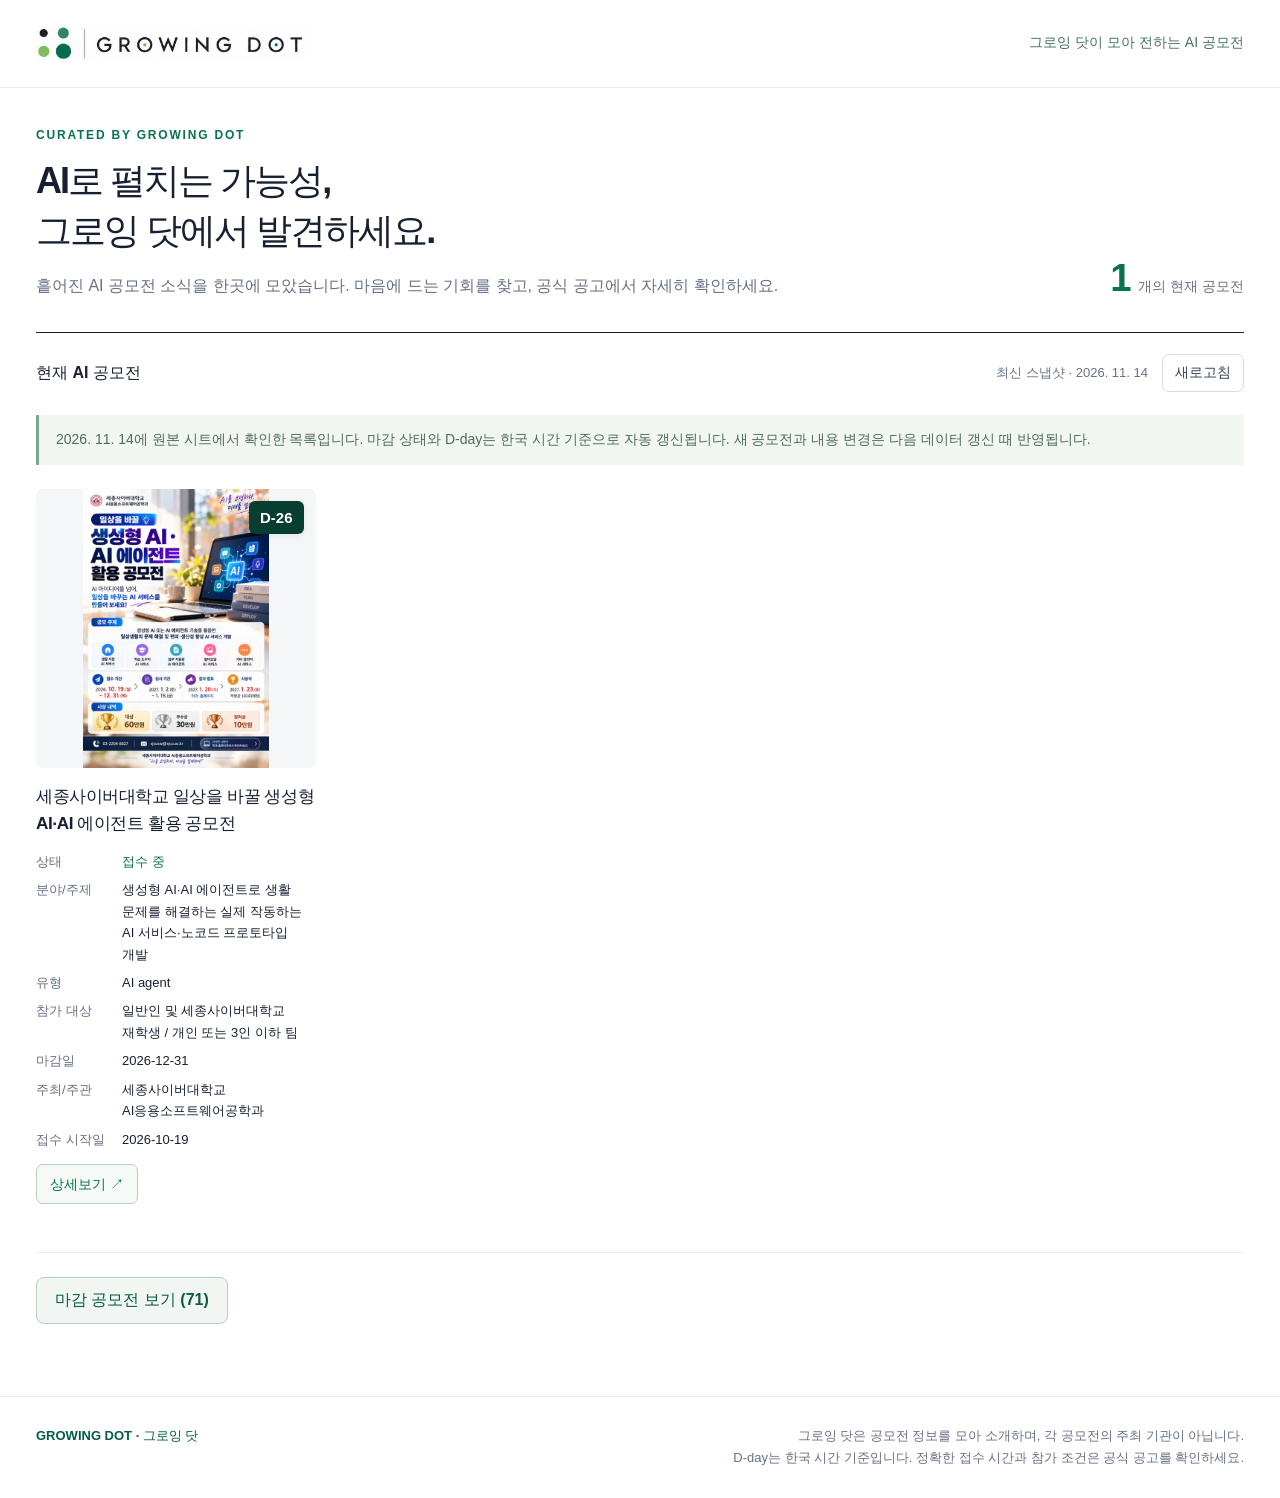
<file: growing-dot-upload/index.html>
<!doctype html>
<html lang="ko">
<head>
  <meta charset="utf-8">
  <meta name="viewport" content="width=device-width, initial-scale=1">
  <meta name="description" content="그로잉 닷이 모아 전하는 AI 공모전. 공모전 소식과 마감 일정, 주최 기관과 공식 공고를 확인하세요.">
  <title>그로잉 닷 | AI 공모전 모아보기</title>
  <link rel="icon" type="image/svg+xml" href="data:image/svg+xml,%3Csvg xmlns='http://www.w3.org/2000/svg' viewBox='0 0 32 32'%3E%3Crect width='32' height='32' rx='8' fill='%23075c47'/%3E%3Ctext x='16' y='22' text-anchor='middle' fill='white' font-family='Arial' font-weight='bold' font-size='18'%3EAi%3C/text%3E%3C/svg%3E">
  <link rel="stylesheet" href="./styles.css">
  <script>
    // Preserve the repository subdirectory, query string and fragment on GitHub Pages.
    if (location.protocol !== 'file:' && location.pathname.endsWith('/')) {
      location.replace(new URL('index.html' + location.search + location.hash, location.href).href);
    }
  </script>
  <script src="./config.js" defer></script>
  <script src="./snapshot.js?v=8737b4b797bf" defer></script>
  <script src="./poster-map.js?v=20261011-2" defer></script>
  <script src="./app.js" defer></script>
</head>
<body>
  <a class="skip" href="#contests">공모전 목록 바로가기</a>
  <header class="site-header"><div class="header-inner"><a class="brand" href="./index.html" aria-label="그로잉 닷 AI 공모전 홈"><span class="logo-crop"><img src="./growing-dot-brand.png" alt="GROWING DOT · 그로잉 닷"></span></a><span class="header-note">그로잉 닷이 모아 전하는 AI 공모전</span></div></header>
  <main>
    <section class="heading" aria-labelledby="page-title">
      <div><p class="eyebrow">CURATED BY GROWING DOT</p><h1 id="page-title">AI로 펼치는 가능성,<br>그로잉 닷에서 발견하세요.</h1><p class="intro">흩어진 AI 공모전 소식을 한곳에 모았습니다.<br class="mobile-break"> 마음에 드는 기회를 찾고, 공식 공고에서 자세히 확인하세요.</p></div>
      <div class="summary"><span id="count">—</span><span>개의 현재 공모전</span></div>
    </section>
    <div class="list-bar"><h2>현재 AI 공모전</h2><div class="sync"><span id="sync-label" role="status" aria-live="polite">목록을 불러오는 중</span><button type="button" id="refresh">새로고침</button></div></div>
    <p class="notice" id="notice" role="status" hidden></p>
    <section class="grid" id="contests" aria-label="공모전 목록" aria-busy="true"></section>
    <p class="empty" id="empty" hidden>현재 접수 중이거나 접수 예정인 공모전이 없습니다.</p>
    <section class="archive" aria-label="마감 공모전 보관함">
      <button type="button" id="archive-toggle" class="archive-toggle" aria-expanded="false" aria-controls="archive-panel">마감 공모전 보기</button>
      <div id="archive-panel" hidden>
        <h2>마감 공모전</h2>
        <p class="archive-note">지난 공모전 기록입니다. 다음 개최 여부와 자세한 내용은 공식 공고를 확인하세요.</p>
        <div class="grid" id="closed-contests" aria-label="마감 공모전 목록"></div>
        <p class="empty" id="archive-empty" hidden>마감된 공모전이 없습니다.</p>
      </div>
    </section>
    <noscript><p class="notice">공모전 목록을 보려면 브라우저의 JavaScript를 켜주세요.</p></noscript>
  </main>
  <footer><strong>GROWING DOT · 그로잉 닷</strong><span>그로잉 닷은 공모전 정보를 모아 소개하며, 각 공모전의 주최 기관이 아닙니다.<br>D-day는 한국 시간 기준입니다. 정확한 접수 시간과 참가 조건은 공식 공고를 확인하세요.</span></footer>
</body>
</html>
</file>
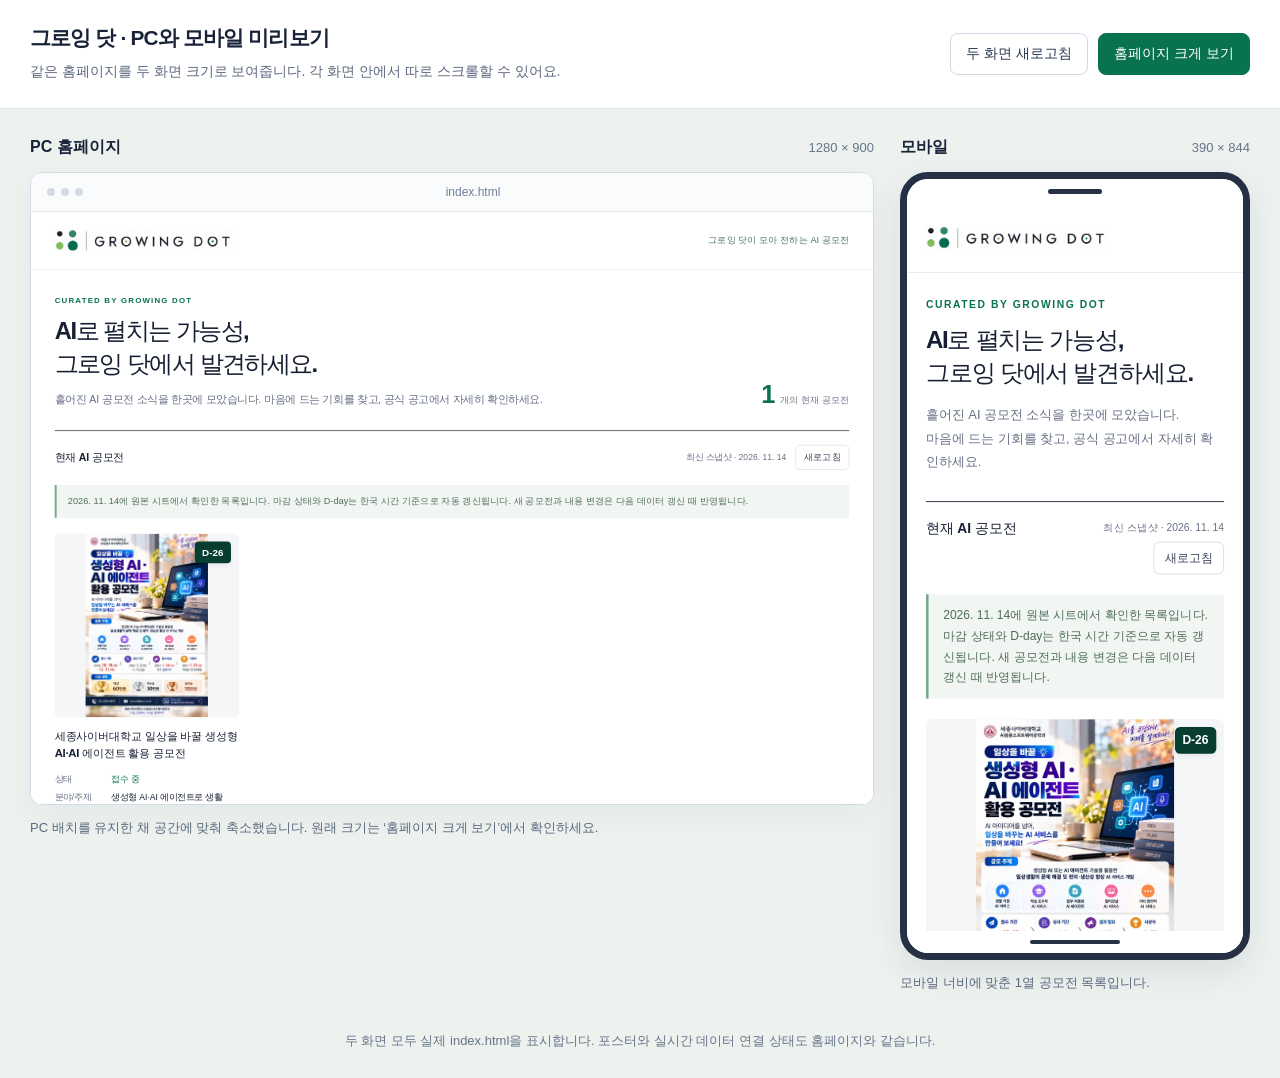
<file: growing-dot-upload/preview.html>
<!doctype html>
<html lang="ko">
<head>
  <meta charset="utf-8">
  <meta name="viewport" content="width=device-width, initial-scale=1">
  <meta name="robots" content="noindex">
  <title>PC · 모바일 미리보기 | 그로잉 닷</title>
  <link rel="icon" type="image/svg+xml" href="data:image/svg+xml,%3Csvg xmlns='http://www.w3.org/2000/svg' viewBox='0 0 32 32'%3E%3Crect width='32' height='32' rx='8' fill='%23075c47'/%3E%3Ctext x='16' y='22' text-anchor='middle' fill='white' font-family='Arial' font-size='18'%3EAi%3C/text%3E%3C/svg%3E">
  <style>
    *{box-sizing:border-box}body{margin:0;background:#edf2ef;color:#182239;font-family:"Noto Sans KR","Malgun Gothic",sans-serif}header{background:#fff;border-bottom:1px solid #dfe4ed;padding:24px 30px;display:flex;align-items:center;justify-content:space-between;gap:20px}h1{font-size:1.3rem;letter-spacing:-.04em;margin:0 0 8px}p{font-size:.875rem;line-height:1.7;color:#5c687e;margin:0}nav{display:flex;gap:10px;flex-wrap:wrap;flex-shrink:0}button,.open{font:inherit;font-size:.875rem;padding:11px 15px;border:1px solid #d1d8e5;border-radius:8px;background:white;color:#26354f;text-decoration:none;cursor:pointer}.open{background:#087251;border-color:#087251;color:white}button:hover{background:#f3f5fa}:focus-visible{outline:3px solid #5877ed;outline-offset:4px}main{max-width:1900px;margin:auto;padding:28px 30px 36px;display:grid;grid-template-columns:minmax(0,1fr) 350px;gap:26px;align-items:start}.panel{min-width:0}.label{display:flex;justify-content:space-between;align-items:center;gap:10px;margin-bottom:14px}h2{font-size:1rem;margin:0}.size{font-size:.8125rem;color:#67758c;font-variant-numeric:tabular-nums}.browser{border:1px solid #d5dbe5;border-radius:12px;overflow:hidden;background:#fff;box-shadow:0 12px 32px #1f35530b}.chrome{padding:12px 16px;border-bottom:1px solid #e4e8ef;background:#fafbfc;display:flex;align-items:center;gap:6px}.dot{width:8px;height:8px;border-radius:50%;background:#d4dae5}.address{margin:auto;color:#718099;font-size:.75rem}.viewport{position:relative;overflow:hidden;width:100%;background:white;height:600px}iframe{display:block;border:0;transform-origin:top left;background:white}.phone{border:7px solid #263045;border-radius:28px;overflow:hidden;background:white;box-shadow:0 12px 32px #1f355319}.phone-top{height:25px;display:flex;justify-content:center;align-items:center;background:white}.speaker{width:54px;height:5px;border-radius:5px;background:#263045}.phone-bottom{height:22px;background:white;display:grid;place-items:center}.phone-bottom:after{content:"";width:90px;height:4px;border-radius:4px;background:#263045}.hint{margin-top:12px;font-size:.8125rem}footer{padding:0 30px 26px;text-align:center;color:#68758b;font-size:.8125rem;line-height:1.7}@media(max-width:1050px){main{grid-template-columns:minmax(0,1fr);gap:32px}.mobile-panel{width:min(100%,390px);justify-self:center}header{align-items:flex-start;flex-direction:column}}@media(max-width:500px){header{padding:22px 18px}main{padding:24px 16px}h1{font-size:1.2rem}footer{padding:0 18px 24px}.size{font-size:.75rem}}
  </style>
</head>
<body>
  <header>
    <div><h1>그로잉 닷 · PC와 모바일 미리보기</h1><p>같은 홈페이지를 두 화면 크기로 보여줍니다. 각 화면 안에서 따로 스크롤할 수 있어요.</p></div>
    <nav aria-label="미리보기 도구"><button id="reload" type="button">두 화면 새로고침</button><a class="open" href="./index.html" target="_blank" rel="noopener">홈페이지 크게 보기</a></nav>
  </header>
  <main>
    <section class="panel" aria-labelledby="desktop-title">
      <div class="label"><h2 id="desktop-title">PC 홈페이지</h2><span class="size">1280 × 900</span></div>
      <div class="browser"><div class="chrome" aria-hidden="true"><span class="dot"></span><span class="dot"></span><span class="dot"></span><span class="address">index.html</span></div><div class="viewport" data-width="1280" data-height="900"><iframe src="./index.html" title="PC 홈페이지 미리보기, 너비 1280픽셀" width="1280" height="900"></iframe></div></div>
      <p class="hint">PC 배치를 유지한 채 공간에 맞춰 축소했습니다. 원래 크기는 ‘홈페이지 크게 보기’에서 확인하세요.</p>
    </section>
    <section class="panel mobile-panel" aria-labelledby="mobile-title">
      <div class="label"><h2 id="mobile-title">모바일</h2><span class="size">390 × 844</span></div>
      <div class="phone"><div class="phone-top" aria-hidden="true"><span class="speaker"></span></div><div class="viewport" data-width="390" data-height="844"><iframe src="./index.html" title="모바일 홈페이지 미리보기, 너비 390픽셀" width="390" height="844"></iframe></div><div class="phone-bottom" aria-hidden="true"></div></div>
      <p class="hint">모바일 너비에 맞춘 1열 공모전 목록입니다.</p>
    </section>
  </main>
  <footer>두 화면 모두 실제 index.html을 표시합니다. 포스터와 실시간 데이터 연결 상태도 홈페이지와 같습니다.</footer>
  <script>
    const viewports = document.querySelectorAll('.viewport');
    function resize() {
      viewports.forEach(box => {
        const scale = Math.min(1, box.clientWidth / Number(box.dataset.width));
        const frame = box.querySelector('iframe');
        frame.style.transform = `scale(${scale})`;
        box.style.height = `${Number(box.dataset.height) * scale}px`;
      });
    }
    const observer = new ResizeObserver(resize);
    viewports.forEach(box => observer.observe(box));
    resize();
    document.querySelector('#reload').addEventListener('click', () => {
      document.querySelectorAll('iframe').forEach(frame => { frame.src = new URL('./index.html', location.href).href; });
    });
  </script>
</body>
</html>
</file>
<file: growing-dot-upload/styles.css>
:root{color-scheme:light;--ink:#172033;--muted:#667085;--line:#e7eaf0;--accent:#087251;font-family:Pretendard,"Noto Sans KR","Apple SD Gothic Neo","Malgun Gothic",sans-serif;color:var(--ink);background:#fff;font-synthesis:none}*{box-sizing:border-box}body{margin:0}a{color:inherit}button{font:inherit}button,a{-webkit-tap-highlight-color:transparent}a:focus-visible,button:focus-visible{outline:3px solid #438e73;outline-offset:5px}button{cursor:pointer}.skip{position:fixed;top:-80px;left:20px;z-index:10;background:var(--ink);color:white;padding:12px}.skip:focus{top:12px}.site-header{border-bottom:1px solid var(--line)}.header-inner{max-width:1400px;margin:auto;padding:24px 36px;display:flex;align-items:center;justify-content:space-between;gap:20px}.brand{display:flex;align-items:center;gap:11px;text-decoration:none;font-size:1.1rem;font-weight:800;letter-spacing:-.025em}.brand-mark{display:grid;place-items:center;width:36px;height:36px;border-radius:10px;background:var(--accent);color:white;font-family:Arial,sans-serif;font-size:1.25rem}.header-note{font-size:.875rem;color:var(--muted)}main{max-width:1400px;margin:auto;padding:0 36px 72px}.heading{padding:56px 0 40px;display:flex;align-items:flex-end;justify-content:space-between;gap:24px}.eyebrow{font-size:.75rem;letter-spacing:.15em;font-weight:800;color:var(--accent);margin:0 0 14px}h1{font-size:clamp(1.65rem,3.2vw,2.35rem);line-height:1.35;letter-spacing:-.055em;margin:0;word-break:keep-all}.intro{margin:14px 0 0;color:var(--muted);font-size:1rem;line-height:1.6}.summary{display:flex;align-items:baseline;gap:9px;white-space:nowrap;color:var(--muted);font-size:.875rem}.summary>span:first-child{font-size:2.4rem;font-weight:750;letter-spacing:-.06em;color:var(--ink);font-variant-numeric:tabular-nums}.list-bar{border-top:1px solid var(--ink);display:flex;justify-content:space-between;align-items:center;gap:18px;padding:21px 0 23px}h2{font-size:1rem;margin:0;font-weight:750}.sync{display:flex;align-items:center;gap:14px;color:var(--muted);font-size:.8125rem}.sync button{background:white;border:1px solid #d6dbe5;color:#354056;padding:8px 12px;border-radius:7px;font-size:.875rem;min-height:38px}.sync button:hover{background:#edf6f1;border-color:#66a88d}.sync button:disabled{cursor:wait;opacity:.5}.notice{font-size:.875rem;line-height:1.7;margin:0 0 24px;padding:13px 17px;background:#f3f6fc;color:#47546b;border-left:3px solid #b8c6e7}.notice.error{background:#fff3ef;color:#9b3a21;border-color:#e8ac97}.grid{display:grid;grid-template-columns:repeat(4,minmax(0,1fr));gap:42px 30px}.card{min-width:0;display:flex;flex-direction:column}.poster-link{display:block;text-decoration:none}.poster{position:relative;aspect-ratio:1/1;overflow:hidden;border-radius:9px;border:1px solid var(--line);background:#f3f5f9;isolation:isolate}.poster img{display:block;width:100%;height:100%;object-fit:contain;background:#f7f8fa;transition:transform .25s ease}.poster-link:hover img{transform:scale(1.025)}.fallback{height:100%;display:flex;flex-direction:column;align-items:center;justify-content:center;gap:13px;color:#8992a4;background:linear-gradient(145deg,#f6f8fc,#eef1f7);font-size:.875rem}.fallback svg{width:43px;height:43px;opacity:.55}.badge{position:absolute;right:12px;top:12px;z-index:1;background:#1d2945;color:#fff;border-radius:6px;padding:7px 11px;font-size:.9375rem;font-weight:750;line-height:1.3;font-variant-numeric:tabular-nums;box-shadow:0 2px 8px #00000012}.badge.urgent{background:#e54343}.badge.closed{background:#596273}.badge.unknown{background:#546482}.card h3{font-size:1.075rem;line-height:1.55;letter-spacing:-.025em;font-weight:750;word-break:keep-all;overflow-wrap:anywhere;margin:17px 0 14px}.title-link{text-decoration:none}.title-link:hover{color:var(--accent)}.card-meta{margin-top:auto}.organizer{display:flex;gap:8px;margin:0 0 7px;font-size:.875rem;line-height:1.6}.organizer dt{color:var(--muted);flex-shrink:0}.organizer dd{margin:0;overflow-wrap:anywhere;word-break:keep-all}.deadline{font-size:.8125rem;color:var(--muted);margin:0 0 14px;line-height:1.5}.official{display:inline-flex;gap:7px;align-items:center;font-size:.875rem;color:var(--accent);text-decoration:none;line-height:1.6;min-height:32px;max-width:100%;overflow-wrap:anywhere}.official:hover{text-decoration:underline}.official svg{width:15px;height:15px;flex-shrink:0}.unavailable{color:var(--muted);font-size:.875rem}.empty{text-align:center;padding:70px 16px;color:var(--muted)}footer{border-top:1px solid var(--line);padding:28px max(36px,calc((100vw - 1328px)/2));display:flex;gap:24px;justify-content:space-between;color:var(--muted);font-size:.8125rem;line-height:1.7}footer strong{color:#47546b;white-space:nowrap}footer span{text-align:right}[hidden]{display:none!important}@media(min-width:1500px){.grid{gap:46px 34px}}@media(max-width:1050px){.grid{grid-template-columns:repeat(3,minmax(0,1fr));gap:36px 24px}}@media(max-width:760px){.header-inner{padding:20px 22px}.header-note{display:none}main{padding:0 22px 48px}.heading{padding:36px 0 29px}.summary{display:none}.grid{grid-template-columns:repeat(2,minmax(0,1fr));gap:30px 18px}.sync{gap:8px;flex-wrap:wrap;justify-content:flex-end;max-width:65%}.sync span{font-size:.75rem}.list-bar{align-items:flex-start}.card h3{font-size:1rem}.badge{right:9px;top:9px;font-size:.875rem;padding:6px 9px}footer{padding:24px 22px;display:block}footer span{display:block;text-align:left;margin-top:10px}}@media(max-width:420px){.grid{grid-template-columns:minmax(0,1fr);gap:32px}.poster{aspect-ratio:1.08/1}.heading{padding-top:30px}.list-bar{gap:10px}.sync{max-width:63%}h1{font-size:1.7rem}}@media(prefers-reduced-motion:reduce){*{transition:none!important;scroll-behavior:auto!important}}

/* Growing Dot identity and original editorial thumbnails. */
.logo-crop{position:relative;display:block;width:270px;aspect-ratio:940/128;overflow:hidden;background:#fff}.logo-crop img{position:absolute;max-width:none;width:154.043%;height:auto;left:-31.915%;top:-421.875%}.header-inner{padding-top:25px;padding-bottom:25px}.header-note{color:#47725e}.heading{padding-top:40px;padding-bottom:32px}h1{font-size:clamp(1.65rem,3vw,2.25rem);line-height:1.4}.intro{max-width:770px;line-height:1.85}.notice:not(.error){background:#f1f6f2;border-color:#7ba98c;color:#4f6b5e}.summary>span:first-child{color:#087251}.poster{border:0;background:#edf3ef;border-radius:8px}.editorial-cover{display:block;width:100%;height:100%;background:#edf3ef}.editorial-cover img{width:100%;height:100%;object-fit:cover;background:transparent}.badge{background:#083d32}.badge.urgent{background:#fff;color:#914023;box-shadow:0 2px 10px #0002}.badge.closed{background:#58635e}.mobile-break{display:none}.official{font-weight:650}.card h3{margin-top:15px}footer strong{color:#075c47}@media(max-width:760px){.logo-crop{width:230px}.heading{padding-top:30px}.mobile-break{display:initial}.intro{font-size:.9375rem}}@media(max-width:420px){.poster{aspect-ratio:1}.logo-crop{width:210px}h1{font-size:1.75rem}}

.poster .official-poster{position:absolute;inset:0;width:100%;height:100%;object-fit:contain;background:#f5f6f7}.poster-link:hover .official-poster{transform:none}
.poster-banner{container-type:inline-size;background:#031710}.poster-banner .official-poster{object-fit:cover;background:#031710}.banner-copy{position:absolute;inset:0;z-index:1;display:flex;flex-direction:column;justify-content:flex-end;gap:3cqw;padding:18cqw 6cqw 6cqw;background:linear-gradient(180deg,transparent 5%,rgba(0,0,0,.35) 40%,rgba(0,0,0,.88));color:#fff;text-align:left}.banner-title{font-size:clamp(12px,6cqw,24px);font-weight:800;line-height:1.3;letter-spacing:-.035em;overflow-wrap:anywhere;word-break:keep-all}.banner-subtitle{font-size:clamp(9px,3.7cqw,14px);line-height:1.5;color:#e1e9e5;word-break:keep-all;overflow-wrap:anywhere}.poster-banner .badge{z-index:2}

/* Expanded sheet details and a separate, initially collapsed archive. */
.contest-details{margin:0 0 14px;font-size:.8125rem;line-height:1.65}
.detail-row{display:grid;grid-template-columns:6em minmax(0,1fr);gap:8px;margin:0 0 7px}
.detail-row dt{color:var(--muted)}.detail-row dd{margin:0;overflow-wrap:anywhere;word-break:keep-all}
.contest-status{font-weight:700;color:var(--accent)}
.official{padding:8px 13px;border:1px solid #b6cfc2;border-radius:7px;background:#f5faf7;min-height:40px}
.archive{margin-top:48px;padding-top:24px;border-top:1px solid var(--line)}
.archive-toggle{padding:12px 18px;min-height:44px;border:1px solid #b6cfc2;border-radius:8px;background:#f1f6f2;color:#075c47;font-weight:650}
.archive-toggle:hover{background:#e5f0e9}#archive-panel{margin-top:28px}
.archive-note{font-size:.875rem;line-height:1.7;color:var(--muted);margin:10px 0 24px}
</file>
